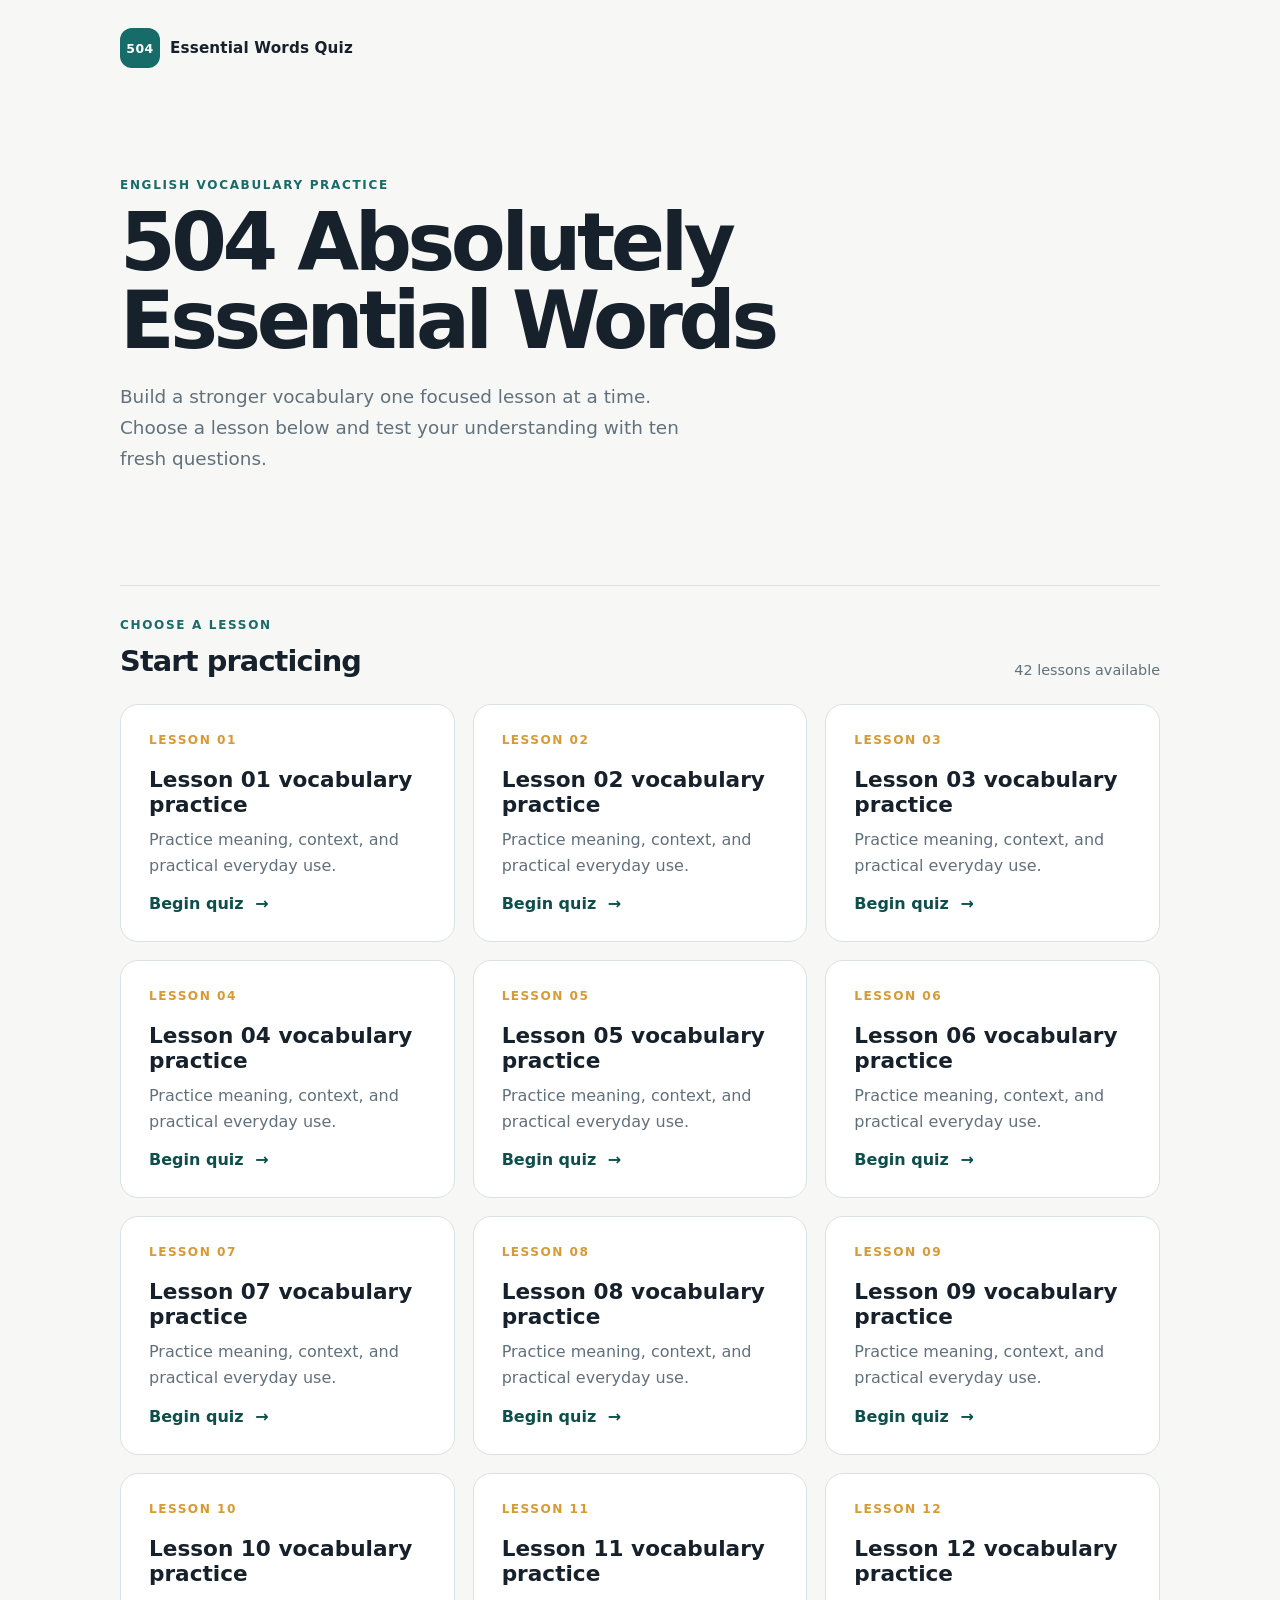
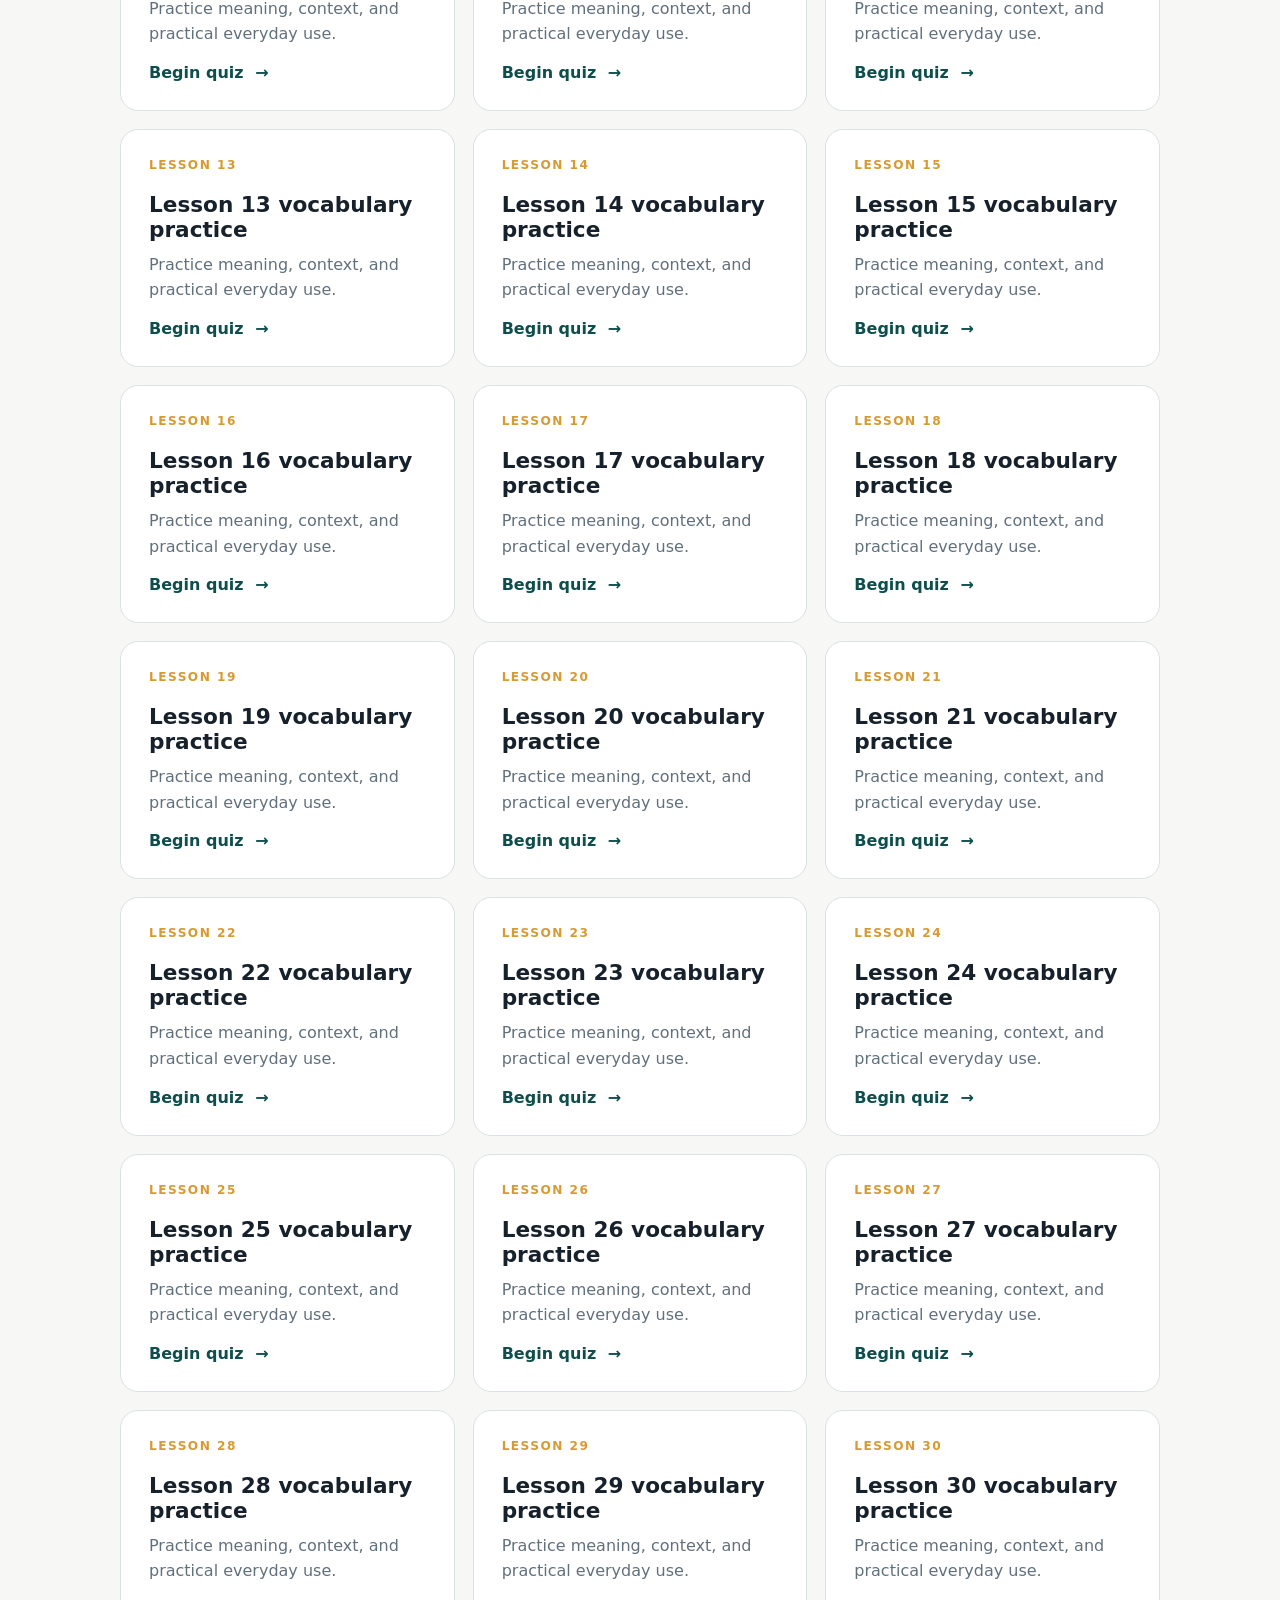
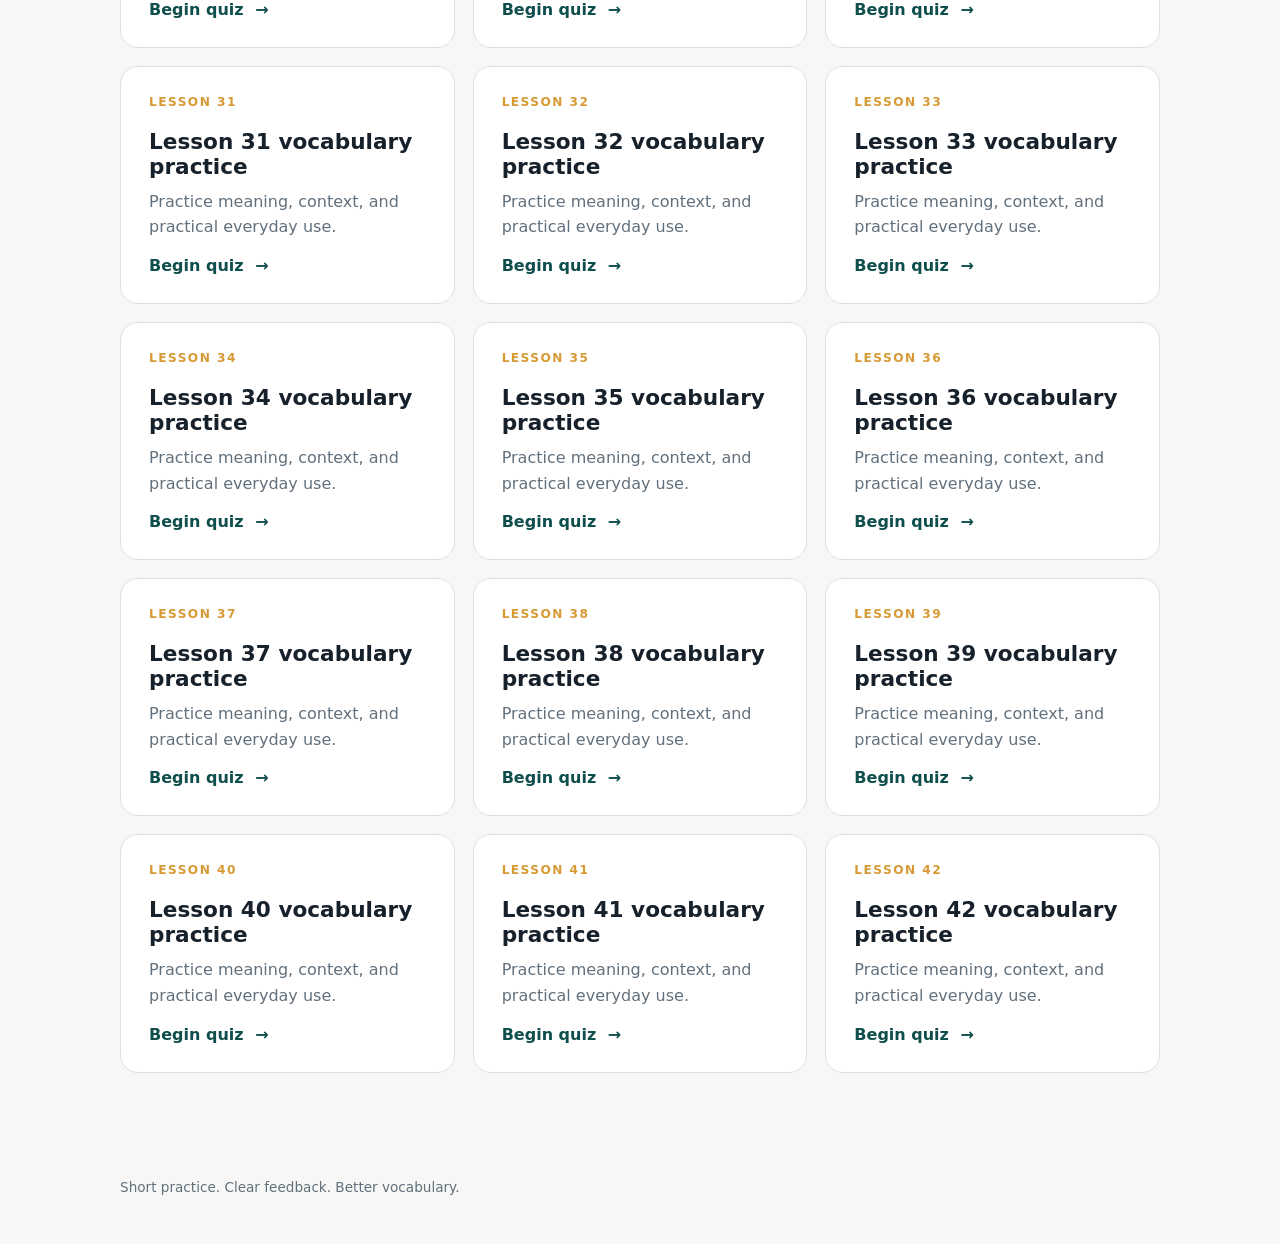
<file: index.html>
<!doctype html>
<html lang="en">
<head>
  <meta charset="utf-8">
  <meta name="viewport" content="width=device-width, initial-scale=1">
  <meta name="description" content="Practice essential English vocabulary with short, focused quizzes.">
  <title>Essential Words Quiz</title>
  <link rel="stylesheet" href="css/quiz.css">
</head>
<body>
  <main class="site-shell home-shell">
    <header class="site-header">
      <a class="brand" href="index.html" aria-label="Essential Words Quiz home">
        <span class="brand-mark" aria-hidden="true">504</span>
        <span>Essential Words Quiz</span>
      </a>
    </header>

    <section class="hero" aria-labelledby="page-title">
      <p class="eyebrow">English vocabulary practice</p>
      <h1 id="page-title">504 Absolutely Essential Words</h1>
      <p class="hero-copy">Build a stronger vocabulary one focused lesson at a time. Choose a lesson below and test your understanding with ten fresh questions.</p>
    </section>

    <section class="lesson-section" aria-labelledby="lessons-title">
      <div class="section-heading">
        <div>
          <p class="eyebrow">Choose a lesson</p>
          <h2 id="lessons-title">Start practicing</h2>
        </div>
        <span class="lesson-count">42 lessons available</span>
      </div>

      <div class="lesson-grid">
        <script>
          for (var lessonNumber = 1; lessonNumber <= 42; lessonNumber += 1) {
            var paddedLesson = String(lessonNumber).padStart(2, "0");
            document.write('<a class="lesson-card" href="quiz.html?lesson=' + lessonNumber + '">' +
              '<span class="lesson-number">Lesson ' + paddedLesson + '</span>' +
              '<h3>Lesson ' + paddedLesson + ' vocabulary practice</h3>' +
              '<p>Practice meaning, context, and practical everyday use.</p>' +
              '<span class="card-link">Begin quiz <span aria-hidden="true">→</span></span></a>');
          }
        </script>
      </div>
    </section>

    <footer class="site-footer">
      <p>Short practice. Clear feedback. Better vocabulary.</p>
    </footer>
  </main>
</body>
</html>
</file>
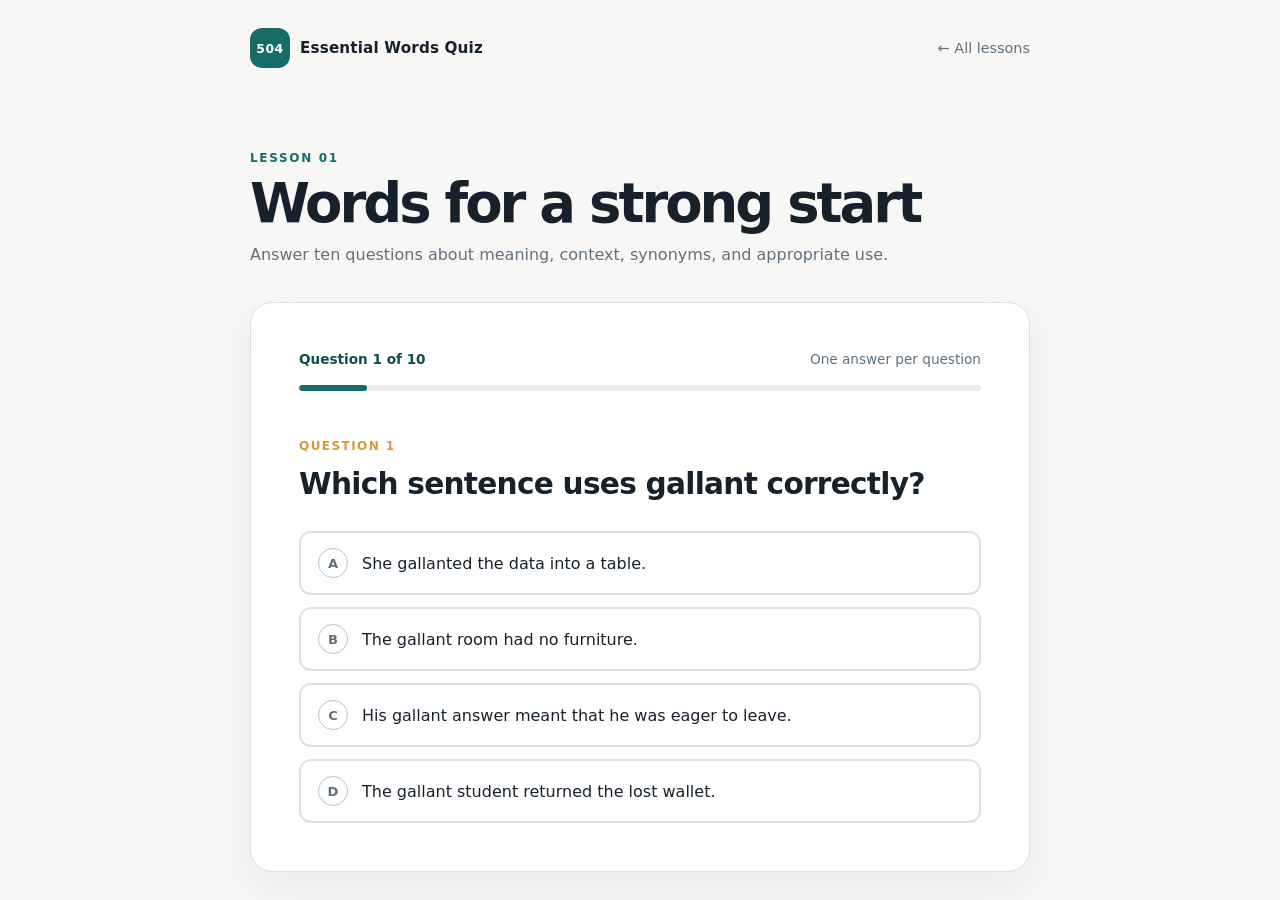
<file: quiz.html>
<!doctype html>
<html lang="en">
<head>
  <meta charset="utf-8">
  <meta name="viewport" content="width=device-width, initial-scale=1">
  <meta name="description" content="Vocabulary quiz with immediate feedback.">
  <title>Vocabulary Quiz</title>
  <link rel="stylesheet" href="css/quiz.css">
</head>
<body>
  <main class="site-shell quiz-shell">
    <header class="site-header">
      <a class="brand" href="index.html" aria-label="Essential Words Quiz home">
        <span class="brand-mark" aria-hidden="true">504</span>
        <span>Essential Words Quiz</span>
      </a>
      <a class="back-link" href="index.html">← All lessons</a>
    </header>

    <section class="quiz-intro" aria-labelledby="lesson-title">
      <p class="eyebrow" id="lesson-label">Lesson 01</p>
      <h1 id="lesson-title">Vocabulary quiz</h1>
      <p id="lesson-description">Answer ten questions. You will receive feedback after each answer.</p>
    </section>

    <section id="quiz-view" class="quiz-card" aria-live="polite">
      <div class="quiz-meta">
        <span id="progress">Question 1 of 10</span>
        <span class="attempt-note">One answer per question</span>
      </div>
      <div class="progress-track" aria-hidden="true"><div id="progress-bar" class="progress-bar"></div></div>

      <div class="question-area">
        <p class="question-number" id="question-number">Question 1</p>
        <h2 id="question-text">Loading question…</h2>
        <div id="choices" class="choices" role="group" aria-label="Answer choices"></div>
      </div>

      <div id="feedback" class="feedback" hidden tabindex="-1"></div>
      <button id="next-button" class="button button-primary next-button" type="button" hidden>Next question <span aria-hidden="true">→</span></button>
    </section>

    <section id="result-view" class="result-card" aria-live="polite" hidden>
      <p class="eyebrow">Quiz complete</p>
      <h1 id="result-title">Nice work!</h1>
      <div class="score-display">
        <p id="correct-count">Correct Answers: 0 / 10</p>
        <p id="score-percent">Score: 0%</p>
      </div>
      <p id="result-message"></p>
      <button id="try-again-button" class="button button-primary" type="button">Try Again</button>
    </section>

    <noscript><p class="noscript-message">This quiz needs JavaScript enabled in your browser.</p></noscript>
  </main>

  <script>
    (function () {
      var requestedLesson = new URLSearchParams(window.location.search).get("lesson");
      var parsedLesson = Number.parseInt(requestedLesson, 10);
      var lessonNumber = parsedLesson >= 1 && parsedLesson <= 42 ? String(parsedLesson).padStart(2, "0") : "01";
      document.write('<script src="questions/lesson-' + lessonNumber + '.js"><\/script>');
    }());
  </script>
  <script src="js/quiz.js"></script>
</body>
</html>
</file>
<file: css/quiz.css>
:root {
  --ink: #17212b;
  --muted: #61707d;
  --paper: #f7f8f5;
  --card: #ffffff;
  --line: #d9e1e4;
  --accent: #176b68;
  --accent-dark: #0e4e4c;
  --accent-soft: #e4f1ef;
  --gold: #d79a34;
  --success: #176b48;
  --success-soft: #e7f5ed;
  --error: #a64138;
  --error-soft: #fbeceb;
  font-family: Inter, ui-sans-serif, system-ui, -apple-system, BlinkMacSystemFont, "Segoe UI", sans-serif;
  color: var(--ink);
  background: var(--paper);
}

* { box-sizing: border-box; }
body { margin: 0; min-width: 320px; background: var(--paper); }
a { color: inherit; }
.site-shell { width: min(100% - 40px, 1040px); margin: 0 auto; }
.site-header { display: flex; align-items: center; justify-content: space-between; padding: 28px 0; }
.brand { display: inline-flex; align-items: center; gap: 10px; color: var(--ink); font-size: .95rem; font-weight: 750; letter-spacing: .01em; text-decoration: none; }
.brand-mark { display: grid; width: 40px; height: 40px; place-items: center; border-radius: 12px; color: #fff; background: var(--accent); font-size: .78rem; letter-spacing: .04em; }
.back-link { color: var(--muted); font-size: .9rem; text-decoration: none; }
.back-link:hover, .back-link:focus-visible { color: var(--accent-dark); text-decoration: underline; }
.hero { max-width: 720px; padding: 82px 0 92px; }
.eyebrow { margin: 0 0 12px; color: var(--accent); font-size: .75rem; font-weight: 800; letter-spacing: .14em; text-transform: uppercase; }
h1, h2, h3, p { margin-top: 0; }
h1 { margin-bottom: 20px; font-size: clamp(2.4rem, 7vw, 5rem); letter-spacing: -.055em; line-height: .98; }
.hero-copy { max-width: 590px; color: var(--muted); font-size: 1.15rem; line-height: 1.7; }
.lesson-section { padding: 32px 0 84px; border-top: 1px solid var(--line); }
.section-heading { display: flex; align-items: end; justify-content: space-between; gap: 20px; margin-bottom: 26px; }
.section-heading h2 { margin-bottom: 0; font-size: 1.8rem; letter-spacing: -.03em; }
.lesson-count { color: var(--muted); font-size: .9rem; }
.lesson-grid { display: grid; grid-template-columns: repeat(auto-fit, minmax(250px, 1fr)); gap: 18px; }
.lesson-card { min-height: 225px; display: flex; flex-direction: column; padding: 28px; border: 1px solid var(--line); border-radius: 18px; background: var(--card); text-decoration: none; transition: border-color .2s ease, box-shadow .2s ease, transform .2s ease; }
.lesson-card:hover, .lesson-card:focus-visible { border-color: var(--accent); box-shadow: 0 12px 30px rgba(23, 33, 43, .08); transform: translateY(-2px); }
.lesson-number { color: var(--gold); font-size: .76rem; font-weight: 800; letter-spacing: .12em; text-transform: uppercase; }
.lesson-card h3 { margin: 20px 0 10px; font-size: 1.35rem; }
.lesson-card p { color: var(--muted); line-height: 1.6; }
.card-link { margin-top: auto; color: var(--accent-dark); font-weight: 750; }
.card-link span { display: inline-block; margin-left: 6px; transition: transform .2s ease; }
.lesson-card:hover .card-link span { transform: translateX(4px); }
.site-footer { padding: 22px 0 36px; color: var(--muted); font-size: .85rem; }
.quiz-shell { max-width: 780px; }
.quiz-intro { padding: 55px 0 34px; }
.quiz-intro h1 { margin-bottom: 12px; font-size: clamp(2rem, 5vw, 3.4rem); }
.quiz-intro p:last-child { margin-bottom: 0; color: var(--muted); line-height: 1.6; }
.quiz-card, .result-card { padding: clamp(24px, 5vw, 48px); border: 1px solid var(--line); border-radius: 22px; background: var(--card); box-shadow: 0 16px 40px rgba(23, 33, 43, .06); }
.quiz-meta { display: flex; justify-content: space-between; gap: 16px; color: var(--accent-dark); font-size: .85rem; font-weight: 800; }
.attempt-note { color: var(--muted); font-weight: 500; }
.progress-track { height: 6px; margin: 18px 0 48px; overflow: hidden; border-radius: 8px; background: #e7edef; }
.progress-bar { width: 10%; height: 100%; border-radius: inherit; background: var(--accent); transition: width .25s ease; }
.question-number { margin-bottom: 12px; color: var(--gold); font-size: .75rem; font-weight: 800; letter-spacing: .12em; text-transform: uppercase; }
.question-area h2 { max-width: 660px; margin-bottom: 28px; font-size: clamp(1.35rem, 3vw, 1.85rem); letter-spacing: -.025em; line-height: 1.3; }
.choices { display: grid; gap: 12px; }
.choice { width: 100%; display: flex; align-items: center; gap: 14px; padding: 15px 17px; border: 2px solid var(--line); border-radius: 12px; color: var(--ink); background: #fff; cursor: pointer; font: inherit; text-align: left; transition: border-color .15s ease, background .15s ease; }
.choice:hover:not(:disabled), .choice:focus-visible:not(:disabled) { border-color: var(--accent); background: #f6fbfa; }
.choice:disabled { cursor: default; }
.choice-marker { flex: 0 0 30px; display: grid; width: 30px; height: 30px; place-items: center; border: 1px solid #b8c5ca; border-radius: 50%; color: var(--muted); font-size: .82rem; font-weight: 800; }
.choice.is-selected { border-color: var(--accent); background: var(--accent-soft); }
.choice.is-correct { border-color: var(--success); background: var(--success-soft); }
.choice.is-correct .choice-marker { border-color: var(--success); color: var(--success); }
.choice.is-incorrect { border-color: var(--error); background: var(--error-soft); }
.choice.is-incorrect .choice-marker { border-color: var(--error); color: var(--error); }
.feedback { margin-top: 26px; padding: 18px 20px; border-left: 4px solid var(--accent); border-radius: 8px; background: #f4f8f7; line-height: 1.6; }
.feedback.is-correct { border-color: var(--success); background: var(--success-soft); }
.feedback.is-incorrect { border-color: var(--error); background: var(--error-soft); }
.feedback-title { margin: 0 0 7px; font-weight: 850; }
.feedback p { margin-bottom: 6px; }
.feedback p:last-child { margin-bottom: 0; }
.example-label { color: var(--muted); font-size: .9rem; }
.button { border: 0; border-radius: 10px; padding: 13px 20px; font: inherit; font-weight: 800; cursor: pointer; }
.button-primary { color: #fff; background: var(--accent); }
.button-primary:hover, .button-primary:focus-visible { background: var(--accent-dark); }
.next-button { margin-top: 24px; }
.result-card { margin: 20px 0 84px; text-align: center; }
.result-card h1 { margin-bottom: 28px; font-size: clamp(2.2rem, 6vw, 4rem); }
.score-display { padding: 24px; border-radius: 14px; background: var(--accent-soft); }
.score-display p { margin: 0; }
#correct-count { color: var(--accent-dark); font-weight: 800; }
#score-percent { margin-top: 7px; font-size: 2rem; font-weight: 850; }
#result-message { margin: 25px auto; max-width: 430px; color: var(--muted); line-height: 1.6; }
.noscript-message { margin: 30px 0; padding: 18px; border-radius: 10px; background: var(--error-soft); }
[hidden] { display: none !important; }
:focus-visible { outline: 3px solid var(--gold); outline-offset: 3px; }
@media (max-width: 580px) {
  .site-shell { width: min(100% - 28px, 1040px); }
  .site-header { padding: 18px 0; }
  .brand { font-size: .85rem; }
  .brand-mark { width: 34px; height: 34px; border-radius: 10px; }
  .hero { padding: 58px 0 65px; }
  .hero-copy { font-size: 1rem; }
  .section-heading { display: block; }
  .lesson-count { display: block; margin-top: 12px; }
  .quiz-intro { padding: 38px 0 25px; }
  .quiz-card, .result-card { padding: 22px 18px; border-radius: 16px; }
  .quiz-meta { align-items: start; flex-direction: column; gap: 7px; }
  .progress-track { margin-bottom: 34px; }
}
</file>
